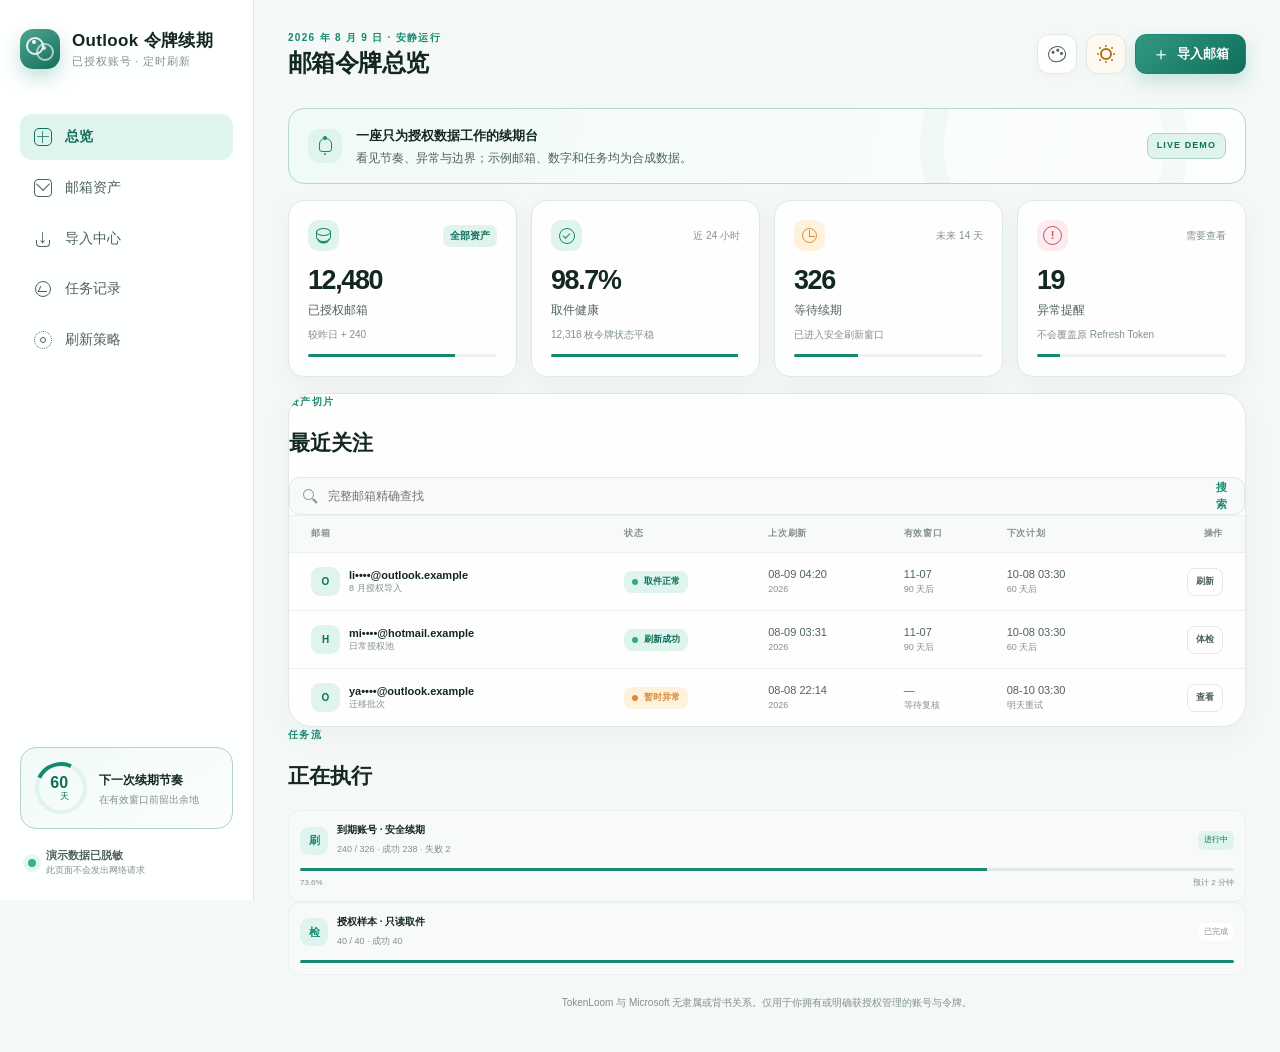
<file: demo/index.html>
<!doctype html>
<html lang="zh-CN" data-theme="jade">
<head>
  <meta charset="utf-8">
  <meta name="viewport" content="width=device-width,initial-scale=1">
  <meta name="color-scheme" content="light dark">
  <meta name="theme-color" content="#168a70">
  <meta http-equiv="Content-Security-Policy" content="default-src 'self'; script-src 'self'; style-src 'self'; img-src 'self' data:; connect-src 'none'; object-src 'none'; base-uri 'none'; frame-ancestors 'none'">
  <title>Outlook 令牌续期 · 演示</title>
  <link rel="icon" href="./assets/favicon.svg" type="image/svg+xml">
  <link rel="icon" href="./assets/favicon-32.png" sizes="32x32" type="image/png">
  <link rel="shortcut icon" href="./assets/favicon.ico">
  <link rel="stylesheet" href="./assets/app.css">
  <link rel="stylesheet" href="./assets/demo.css">
  <script src="./demo.js" defer></script>
</head>
<body>
  <div class="ambient ambient-one"></div><div class="ambient ambient-two"></div>
  <div class="app-shell">
    <aside class="sidebar" id="sidebar">
      <a class="brand" href="./" aria-label="TokenLoom 演示首页">
        <span class="brand-mark"><i></i><i></i><i></i></span>
        <span><strong>Outlook 令牌续期</strong><small>已授权账号 · 定时刷新</small></span>
      </a>
      <nav class="side-nav" aria-label="演示导航">
        <button class="nav-item active" data-demo-action="总览"><span class="nav-icon grid-icon"></span>总览</button>
        <button class="nav-item" data-demo-action="邮箱资产"><span class="nav-icon mail-icon"></span>邮箱资产</button>
        <button class="nav-item" data-demo-action="导入中心"><span class="nav-icon import-icon"></span>导入中心</button>
        <button class="nav-item" data-demo-action="任务记录"><span class="nav-icon pulse-icon"></span>任务记录</button>
        <button class="nav-item" data-demo-action="刷新策略"><span class="nav-icon gear-icon"></span>刷新策略</button>
      </nav>
      <div class="sidebar-spacer"></div>
      <div class="expiry-card"><div class="expiry-ring"><span>60</span><small>天</small></div><div><b>下一次续期节奏</b><p>在有效窗口前留出余地</p></div></div>
      <div class="secure-state"><span class="status-dot"></span><div><b>演示数据已脱敏</b><small>此页面不会发出网络请求</small></div></div>
    </aside>

    <main class="main-content">
      <header class="topbar">
        <button class="icon-button mobile-menu" id="mobile-menu" aria-label="打开导航"><span class="hamburger"></span></button>
        <div class="page-heading"><p>2026 年 8 月 9 日 · 安静运行</p><h1>邮箱令牌总览</h1></div>
        <div class="top-actions">
          <div class="theme-wrap">
            <button class="icon-button" id="palette-button" aria-label="选择配色"><span class="palette-icon"></span></button>
            <div class="theme-popover" id="theme-popover" hidden>
              <p>全局配色</p>
              <div class="theme-swatches">
                <button data-theme-choice="jade" class="active" aria-label="翡翠浅色"><i></i></button>
                <button data-theme-choice="sky" aria-label="天青浅色"><i></i></button>
                <button data-theme-choice="sunset" aria-label="晚霞浅色"><i></i></button>
              </div>
            </div>
          </div>
          <button class="icon-button mode-toggle" id="dark-toggle" aria-label="切换到深灰模式" title="切换到深灰模式"><span class="mode-icon sun-glyph"></span><span class="mode-icon moon-glyph"></span></button>
          <button class="button button-primary" data-demo-action="导入邮箱"><span class="plus">＋</span> 导入邮箱</button>
        </div>
      </header>

      <section class="notice-banner demo-banner">
        <span class="notice-icon"></span>
        <div><b>一座只为授权数据工作的续期台</b><p>看见节奏、异常与边界；示例邮箱、数字和任务均为合成数据。</p></div>
        <span class="demo-pill">LIVE DEMO</span>
      </section>

      <section class="metric-grid" aria-label="合成指标">
        <article class="metric-card primary-metric"><div class="metric-top"><span class="metric-icon database-icon"></span><span class="metric-trend">全部资产</span></div><strong>12,480</strong><p>已授权邮箱</p><small>较昨日 + 240</small><progress class="meter" max="100" value="78"></progress></article>
        <article class="metric-card"><div class="metric-top"><span class="metric-icon check-icon"></span><span class="metric-caption">近 24 小时</span></div><strong>98.7%</strong><p>取件健康</p><small>12,318 枚令牌状态平稳</small><progress class="meter" max="100" value="98.7"></progress></article>
        <article class="metric-card warning-metric"><div class="metric-top"><span class="metric-icon timer-icon"></span><span class="metric-caption">未来 14 天</span></div><strong>326</strong><p>等待续期</p><small>已进入安全刷新窗口</small><progress class="meter" max="100" value="34"></progress></article>
        <article class="metric-card danger-metric"><div class="metric-top"><span class="metric-icon alert-icon"></span><span class="metric-caption">需要查看</span></div><strong>19</strong><p>异常提醒</p><small>不会覆盖原 Refresh Token</small><progress class="meter" max="100" value="12"></progress></article>
      </section>

      <section class="dashboard-grid">
        <div class="content-column">
          <section class="panel account-panel" id="accounts">
            <div class="panel-head"><div><p class="kicker">资产切片</p><h2>最近关注</h2></div><div class="panel-tools"><span class="search-box"><span class="search-glyph"></span><input aria-label="搜索合成邮箱" placeholder="完整邮箱精确查找"><button data-demo-action="搜索">搜索</button></span></div></div>
            <div class="table-wrap">
              <table><thead><tr><th>邮箱</th><th>状态</th><th>上次刷新</th><th>有效窗口</th><th>下次计划</th><th class="right">操作</th></tr></thead>
              <tbody>
                <tr><td><div class="email-cell"><span class="email-avatar">O</span><div>li••••@outlook.example<small>8 月授权导入</small></div></div></td><td><span class="status-badge healthy">取件正常</span></td><td><span class="date-main">08-09 04:20</span><span class="date-sub">2026</span></td><td><span class="date-main">11-07</span><span class="date-sub">90 天后</span></td><td><span class="date-main">10-08 03:30</span><span class="date-sub">60 天后</span></td><td class="right"><button class="row-action" data-demo-action="刷新示例账号">刷新</button></td></tr>
                <tr><td><div class="email-cell"><span class="email-avatar">H</span><div>mi••••@hotmail.example<small>日常授权池</small></div></div></td><td><span class="status-badge refreshed">刷新成功</span></td><td><span class="date-main">08-09 03:31</span><span class="date-sub">2026</span></td><td><span class="date-main">11-07</span><span class="date-sub">90 天后</span></td><td><span class="date-main">10-08 03:30</span><span class="date-sub">60 天后</span></td><td class="right"><button class="row-action" data-demo-action="体检示例账号">体检</button></td></tr>
                <tr><td><div class="email-cell"><span class="email-avatar">O</span><div>ya••••@outlook.example<small>迁移批次</small></div></div></td><td><span class="status-badge transient_error">暂时异常</span></td><td><span class="date-main">08-08 22:14</span><span class="date-sub">2026</span></td><td><span class="date-main">—</span><span class="date-sub">等待复核</span></td><td><span class="date-main">08-10 03:30</span><span class="date-sub">明天重试</span></td><td class="right"><button class="row-action" data-demo-action="查看异常">查看</button></td></tr>
              </tbody></table>
            </div>
          </section>
        </div>
        <aside class="side-column">
          <section class="panel side-panel"><div class="panel-head"><div><p class="kicker">任务流</p><h2>正在执行</h2></div></div><article class="job-card"><div class="job-card-head"><span class="job-kind">刷</span><div><b>到期账号 · 安全续期</b><small>240 / 326 · 成功 238 · 失败 2</small></div><span class="job-state running">进行中</span></div><progress class="job-progress" max="100" value="73.6"></progress><div class="job-stats"><span>73.6%</span><span>预计 2 分钟</span></div></article><article class="job-card"><div class="job-card-head"><span class="job-kind">检</span><div><b>授权样本 · 只读取件</b><small>40 / 40 · 成功 40</small></div><span class="job-state completed">已完成</span></div><progress class="job-progress" max="100" value="100"></progress></article></section>
        </aside>
      </section>
      <p class="demo-footnote">TokenLoom 与 Microsoft 无隶属或背书关系。仅用于你拥有或明确获授权管理的账号与令牌。</p>
    </main>
  </div>
  <div id="toast-stack" class="toast-stack" aria-live="polite"></div>
</body>
</html>
</file>
<file: demo/assets/app.css>
:root {
  --font: Inter, "SF Pro Display", "Segoe UI Variable", "Microsoft YaHei UI", "PingFang SC", sans-serif;
  --bg: #f4f8f7;
  --bg-soft: #eef6f3;
  --surface: rgba(255, 255, 255, .92);
  --surface-solid: #ffffff;
  --surface-2: #f7faf9;
  --ink: #132723;
  --ink-2: #4e625e;
  --ink-3: #82928e;
  --line: #dfe9e6;
  --line-soft: #ebf1ef;
  --accent: #168a70;
  --accent-deep: #0e6f5b;
  --accent-soft: #e0f4ee;
  --accent-pale: #f0faf7;
  --accent-rgb: 22, 138, 112;
  --secondary: #6a9e8f;
  --warning: #d98b32;
  --warning-soft: #fff2dd;
  --danger: #c95159;
  --danger-soft: #fdecef;
  --info: #477fba;
  --shadow: 0 18px 50px rgba(33, 70, 62, .09), 0 2px 10px rgba(24, 52, 46, .04);
  --shadow-soft: 0 8px 24px rgba(33, 70, 62, .07);
  --radius-lg: 24px;
  --radius-md: 16px;
  --radius-sm: 11px;
}

html[data-theme="sky"] {
  --bg: #f3f7fb; --bg-soft: #edf4fb; --ink: #15283a; --ink-2: #526779; --ink-3: #8595a4;
  --line: #dce7f0; --line-soft: #eaf0f5; --accent: #2e7eb7; --accent-deep: #216794;
  --accent-soft: #e0eff9; --accent-pale: #f0f7fc; --accent-rgb: 46, 126, 183; --secondary: #6497bc;
}

html[data-theme="sunset"] {
  --bg: #fbf6f3; --bg-soft: #f8eee9; --ink: #37241f; --ink-2: #705c55; --ink-3: #a08e88;
  --line: #ecdfda; --line-soft: #f3eae6; --accent: #bf6857; --accent-deep: #9f4e40;
  --accent-soft: #f9e4de; --accent-pale: #fdf3f0; --accent-rgb: 191, 104, 87; --secondary: #c78979;
}

html[data-mode="dark"] {
  color-scheme: dark;
  --bg: #17191d; --bg-soft: #1d2025; --surface: rgba(30, 32, 37, .95); --surface-solid: #1e2025;
  --surface-2: #23262c; --ink: #f1f2f4; --ink-2: #b7bac1; --ink-3: #7f838d;
  --line: #34373e; --line-soft: #2a2d33; --accent-soft: rgba(var(--accent-rgb), .18);
  --accent-pale: rgba(var(--accent-rgb), .1); --warning-soft: rgba(217, 139, 50, .15);
  --danger-soft: rgba(201, 81, 89, .15); --shadow: 0 20px 55px rgba(0, 0, 0, .28);
  --shadow-soft: 0 8px 24px rgba(0, 0, 0, .2);
}

* { box-sizing: border-box; }
html { min-width: 320px; background: var(--bg); scroll-behavior: smooth; }
body { margin: 0; min-height: 100vh; color: var(--ink); background: var(--bg); font-family: var(--font); font-size: 14px; line-height: 1.55; transition: color .28s ease, background .28s ease; }
body.layer-open { overflow: hidden; }
button, input, textarea, select { color: inherit; font: inherit; }
button { cursor: pointer; }
[hidden] { display: none !important; }
::selection { color: white; background: var(--accent); }
::-webkit-scrollbar { width: 10px; height: 10px; }
::-webkit-scrollbar-thumb { border: 3px solid transparent; border-radius: 9px; background: color-mix(in srgb, var(--ink-3) 48%, transparent); background-clip: padding-box; }

.ambient { position: fixed; z-index: -1; width: 420px; height: 420px; border-radius: 50%; filter: blur(3px); opacity: .36; pointer-events: none; }
.ambient-one { top: -210px; right: 8%; background: radial-gradient(circle, rgba(var(--accent-rgb), .22), transparent 68%); }
.ambient-two { bottom: -270px; left: 20%; background: radial-gradient(circle, rgba(var(--accent-rgb), .12), transparent 70%); }

.app-shell { display: grid; grid-template-columns: 254px minmax(0, 1fr); min-height: 100vh; }
.sidebar { position: sticky; top: 0; height: 100vh; display: flex; flex-direction: column; padding: 28px 20px 22px; border-right: 1px solid var(--line); background: color-mix(in srgb, var(--surface-solid) 90%, transparent); backdrop-filter: blur(18px); z-index: 20; }
.brand { display: flex; align-items: center; gap: 12px; color: var(--ink); text-decoration: none; }
.brand strong { display: block; font-size: 17px; letter-spacing: .02em; }
.brand small { display: block; margin-top: -1px; color: var(--ink-3); font-size: 11px; letter-spacing: .08em; }
.brand-mark { position: relative; width: 40px; height: 40px; flex: 0 0 auto; overflow: hidden; border-radius: 13px; background: linear-gradient(145deg, color-mix(in srgb, var(--accent) 76%, white), var(--accent-deep)); box-shadow: 0 8px 18px rgba(var(--accent-rgb), .26); }
.brand-mark i { position: absolute; display: block; width: 18px; height: 18px; border: 2px solid rgba(255,255,255,.88); border-radius: 50%; }
.brand-mark i:nth-child(1) { top: 8px; left: 6px; }
.brand-mark i:nth-child(2) { top: 14px; left: 16px; opacity: .7; }
.brand-mark i:nth-child(3) { width: 4px; height: 4px; top: 11px; left: 12px; border: 0; background: #fff; box-shadow: 10px 6px 0 rgba(255,255,255,.8); }
.side-nav { display: grid; gap: 5px; margin-top: 44px; }
.nav-item { display: flex; align-items: center; gap: 13px; width: 100%; padding: 12px 14px; border: 0; border-radius: 12px; color: var(--ink-2); background: transparent; text-align: left; transition: .2s ease; }
.nav-item:hover { color: var(--ink); background: var(--surface-2); transform: translateX(2px); }
.nav-item.active { color: var(--accent-deep); background: var(--accent-soft); font-weight: 700; }
.nav-icon { position: relative; width: 18px; height: 18px; flex: 0 0 auto; color: currentColor; }
.grid-icon { border: 1.7px solid currentColor; border-radius: 5px; }
.grid-icon::before, .grid-icon::after { content: ""; position: absolute; background: currentColor; opacity: .75; }
.grid-icon::before { width: 1px; height: 12px; top: 2px; left: 7px; }
.grid-icon::after { width: 12px; height: 1px; top: 7px; left: 2px; }
.mail-icon { border: 1.7px solid currentColor; border-radius: 4px; }
.mail-icon::after { content: ""; position: absolute; width: 9px; height: 9px; left: 3px; top: -1px; border: solid currentColor; border-width: 0 1.5px 1.5px 0; transform: rotate(45deg); }
.import-icon::before { content: ""; position: absolute; width: 12px; height: 6px; left: 2px; bottom: 1px; border: 1.7px solid currentColor; border-top: 0; border-radius: 0 0 4px 4px; }
.import-icon::after { content: "↓"; position: absolute; left: 4px; top: -8px; font-size: 19px; font-weight: 600; }
.pulse-icon::before { content: ""; position: absolute; inset: 1px; border: 1.7px solid currentColor; border-radius: 50%; }
.pulse-icon::after { content: ""; position: absolute; width: 8px; height: 5px; left: 5px; top: 6px; border-left: 1.7px solid currentColor; border-bottom: 1.7px solid currentColor; transform: skew(-24deg); }
.gear-icon { border: 1.7px dotted currentColor; border-radius: 50%; }
.gear-icon::after { content: ""; position: absolute; inset: 5px; border: 1.7px solid currentColor; border-radius: 50%; }
.sidebar-spacer { flex: 1; }
.expiry-card { display: flex; align-items: center; gap: 12px; padding: 14px; border: 1px solid color-mix(in srgb, var(--accent) 22%, var(--line)); border-radius: 16px; background: linear-gradient(145deg, var(--accent-pale), color-mix(in srgb, var(--surface-solid) 90%, var(--accent-soft))); }
.expiry-ring { display: grid; place-content: center; width: 52px; height: 52px; flex: 0 0 auto; border: 4px solid var(--accent-soft); border-top-color: var(--accent); border-radius: 50%; color: var(--accent-deep); line-height: 1; transform: rotate(-20deg); }
.expiry-ring > * { transform: rotate(20deg); }
.expiry-ring span { font-weight: 800; font-size: 16px; }
.expiry-ring small { margin-top: 2px; text-align: center; font-size: 9px; }
.expiry-card b { font-size: 12px; }
.expiry-card p { margin: 3px 0 0; color: var(--ink-3); font-size: 10px; line-height: 1.4; }
.secure-state { display: flex; align-items: center; gap: 10px; margin: 18px 8px 0; }
.secure-state b { display: block; color: var(--ink-2); font-size: 11px; }
.secure-state small { display: block; color: var(--ink-3); font-size: 9px; }
.logout-button { display: flex; align-items: center; gap: 9px; margin: 13px 4px 0; padding: 9px 8px; border: 0; border-radius: 9px; color: var(--ink-3); background: transparent; font-size: 10px; text-align: left; }
.logout-button:hover { color: var(--danger); background: var(--danger-soft); }
.logout-button span { font-size: 14px; transform: rotate(180deg); }
.status-dot, .pulse-dot { display: inline-block; width: 8px; height: 8px; flex: 0 0 auto; border-radius: 50%; background: #34b387; box-shadow: 0 0 0 5px rgba(52,179,135,.12); }

.main-content { min-width: 0; padding: 25px 34px 42px; }
.topbar { display: flex; align-items: center; min-height: 58px; margin-bottom: 25px; }
.page-heading { margin-right: auto; }
.page-heading p, .kicker { margin: 0 0 3px; color: var(--accent); font-size: 10px; font-weight: 800; letter-spacing: .13em; text-transform: uppercase; }
.page-heading h1 { margin: 0; font-size: 24px; line-height: 1.2; letter-spacing: -.025em; }
.top-actions { display: flex; align-items: center; gap: 9px; }
.icon-button { display: grid; place-items: center; width: 40px; height: 40px; padding: 0; border: 1px solid var(--line); border-radius: 12px; color: var(--ink-2); background: var(--surface); box-shadow: 0 2px 8px rgba(30,55,49,.03); transition: .2s ease; }
.icon-button:hover { color: var(--accent); border-color: color-mix(in srgb, var(--accent) 30%, var(--line)); transform: translateY(-1px); box-shadow: var(--shadow-soft); }
.button { display: inline-flex; align-items: center; justify-content: center; gap: 7px; min-height: 40px; padding: 0 16px; border: 1px solid transparent; border-radius: 11px; font-weight: 700; font-size: 13px; white-space: nowrap; transition: .2s ease; }
.button:disabled { cursor: not-allowed; opacity: .45; transform: none !important; }
.button-primary { color: #fff; border-color: var(--accent); background: linear-gradient(135deg, color-mix(in srgb, var(--accent) 88%, white), var(--accent-deep)); box-shadow: 0 8px 18px rgba(var(--accent-rgb), .2); }
.button-primary:hover { transform: translateY(-1px); box-shadow: 0 10px 22px rgba(var(--accent-rgb), .3); }
.button-soft { color: var(--accent-deep); border-color: color-mix(in srgb, var(--accent) 20%, var(--line)); background: var(--accent-pale); }
.button-soft:hover { border-color: var(--accent); background: var(--accent-soft); }
.button-quiet { color: var(--ink-2); border-color: var(--line); background: var(--surface-solid); }
.button-quiet:hover { color: var(--ink); background: var(--surface-2); }
.button-wide { width: 100%; }
.danger-text { color: var(--danger); }
.text-button { padding: 5px 0; border: 0; color: var(--accent); background: transparent; font-weight: 700; font-size: 12px; }
.plus { font-size: 18px; font-weight: 400; line-height: 1; }
.theme-wrap { position: relative; }
.theme-popover { position: absolute; top: 48px; right: 0; z-index: 40; width: 178px; padding: 14px; border: 1px solid var(--line); border-radius: 15px; background: var(--surface-solid); box-shadow: var(--shadow); animation: pop .18s ease-out; }
.theme-popover p { margin: 0 0 10px; color: var(--ink-2); font-size: 11px; font-weight: 700; }
.theme-swatches { display: flex; gap: 8px; }
.theme-swatches button { display: grid; place-items: center; width: 30px; height: 30px; padding: 0; border: 1px solid var(--line); border-radius: 9px; background: transparent; }
.theme-swatches button.active { border-color: var(--ink); box-shadow: inset 0 0 0 2px var(--surface-solid); }
.theme-swatches i { width: 18px; height: 18px; border-radius: 6px; background: #168a70; }
.theme-swatches button:nth-child(2) i { background: #2e7eb7; }
.theme-swatches button:nth-child(3) i { background: #bf6857; }
.palette-icon { position: relative; width: 18px; height: 16px; border: 1.7px solid currentColor; border-radius: 50% 50% 45% 45%; transform: rotate(-12deg); }
.palette-icon::before { content: ""; position: absolute; width: 3px; height: 3px; top: 3px; left: 3px; border-radius: 50%; background: currentColor; box-shadow: 5px -1px 0 currentColor, 8px 3px 0 currentColor; }
.mode-toggle { color: #b36d19; background: color-mix(in srgb, #fff8e8 68%, var(--surface)); }
.mode-icon { position: relative; display: block; width: 18px; height: 18px; transition: transform .25s ease, opacity .2s ease; }
.sun-glyph { width: 12px; height: 12px; border: 2px solid currentColor; border-radius: 50%; box-shadow: 0 -8px 0 -5px currentColor, 0 8px 0 -5px currentColor, 8px 0 0 -5px currentColor, -8px 0 0 -5px currentColor, 6px 6px 0 -5px currentColor, -6px -6px 0 -5px currentColor, 6px -6px 0 -5px currentColor, -6px 6px 0 -5px currentColor; }
.moon-glyph { display: none; border: 2px solid #c9d1e5; border-top-color: transparent; border-radius: 50%; transform: rotate(22deg); }
.moon-glyph::after { content: ""; position: absolute; width: 3px; height: 3px; right: -3px; top: 1px; border-radius: 50%; background: #c9d1e5; box-shadow: -2px 13px 0 -1px #c9d1e5; }
html[data-mode="dark"] .mode-toggle { color: #c9d1e5; border-color: #3c4049; background: #24272d; }
html[data-mode="dark"] .sun-glyph { display: none; }
html[data-mode="dark"] .moon-glyph { display: block; }
.mobile-menu { display: none; margin-right: 10px; }

.notice-banner { position: relative; display: flex; align-items: center; gap: 14px; overflow: hidden; padding: 16px 19px; border: 1px solid color-mix(in srgb, var(--accent) 20%, var(--line)); border-radius: 16px; background: linear-gradient(100deg, var(--accent-pale), color-mix(in srgb, var(--surface-solid) 94%, var(--accent-soft))); }
.notice-banner::after { content: ""; position: absolute; width: 220px; height: 220px; right: 6%; border: 24px solid rgba(var(--accent-rgb), .035); border-radius: 50%; pointer-events: none; }
.notice-banner > * { position: relative; z-index: 1; }
.notice-banner > div { margin-right: auto; }
.notice-banner b { font-size: 13px; }
.notice-banner p { margin: 2px 0 0; color: var(--ink-2); font-size: 12px; }
.notice-icon { position: relative; width: 34px; height: 34px; flex: 0 0 auto; border-radius: 11px; background: var(--accent-soft); }
.notice-icon::before { content: ""; position: absolute; width: 11px; height: 12px; top: 9px; left: 11px; border: 1.7px solid var(--accent); border-radius: 6px 6px 3px 3px; }
.notice-icon::after { content: ""; position: absolute; width: 4px; height: 4px; top: 7px; left: 15px; border-radius: 50%; background: var(--accent); box-shadow: 0 16px 0 -1px var(--accent); }

.metric-grid { display: grid; grid-template-columns: repeat(4, minmax(0, 1fr)); gap: 14px; margin-top: 16px; }
.metric-card { position: relative; min-height: 164px; overflow: hidden; padding: 19px; border: 1px solid var(--line); border-radius: var(--radius-md); background: var(--surface); box-shadow: 0 6px 24px rgba(37,74,65,.045); transition: transform .22s ease, box-shadow .22s ease, border-color .22s ease; }
.metric-card:hover { z-index: 2; border-color: color-mix(in srgb, var(--accent) 24%, var(--line)); transform: translateY(-3px); box-shadow: var(--shadow-soft); }
.metric-top { display: flex; align-items: center; justify-content: space-between; min-height: 31px; }
.metric-icon { position: relative; display: inline-block; width: 31px; height: 31px; border-radius: 10px; color: var(--accent); background: var(--accent-soft); }
.metric-caption, .metric-trend { color: var(--ink-3); font-size: 10px; }
.metric-trend { padding: 3px 7px; border-radius: 7px; color: var(--accent-deep); background: var(--accent-soft); font-weight: 700; }
.metric-card > strong { display: block; margin-top: 16px; font-size: clamp(25px, 2.1vw, 34px); line-height: 1; letter-spacing: -.05em; }
.metric-card > p { margin: 7px 0 0; color: var(--ink-2); font-size: 12px; }
.metric-card > small { display: block; margin-top: 7px; color: var(--ink-3); font-size: 10px; }
.warning-metric .metric-icon { color: var(--warning); background: var(--warning-soft); }
.danger-metric .metric-icon { color: var(--danger); background: var(--danger-soft); }
.database-icon::before { content: ""; position: absolute; width: 13px; height: 6px; top: 8px; left: 8px; border: 1.5px solid currentColor; border-radius: 50%; }
.database-icon::after { content: ""; position: absolute; width: 13px; height: 10px; top: 11px; left: 8px; border: solid currentColor; border-width: 0 1.5px 1.5px; border-radius: 0 0 50% 50%; box-shadow: 0 3px 0 -1.5px currentColor; }
.check-icon::before { content: ""; position: absolute; width: 14px; height: 14px; top: 8px; left: 8px; border: 1.5px solid currentColor; border-radius: 50%; }
.check-icon::after { content: ""; position: absolute; width: 6px; height: 3px; top: 13px; left: 12px; border: solid currentColor; border-width: 0 0 1.7px 1.7px; transform: rotate(-45deg); }
.timer-icon::before { content: ""; position: absolute; inset: 8px; border: 1.5px solid currentColor; border-radius: 50%; }
.timer-icon::after { content: ""; position: absolute; width: 5px; height: 6px; left: 15px; top: 10px; border-left: 1.5px solid currentColor; border-bottom: 1.5px solid currentColor; }
.alert-icon::before { content: "!"; position: absolute; inset: 6px; display: grid; place-items: center; border: 1.5px solid currentColor; border-radius: 50%; font-weight: 800; font-size: 11px; }
.meter { display: block; width: 100%; height: 3px; margin-top: 12px; overflow: hidden; border: 0; border-radius: 4px; background: var(--line-soft); appearance: none; }
.meter::-webkit-progress-bar { border-radius: inherit; background: var(--line-soft); }
.meter::-webkit-progress-value { border-radius: inherit; background: var(--accent); transition: width .8s ease; }
.meter::-moz-progress-bar { border-radius: inherit; background: var(--accent); }
.bars { position: absolute; right: 13px; bottom: 14px; display: flex; align-items: flex-end; gap: 3px; height: 34px; opacity: .35; }
.bars i { display: block; width: 4px; border-radius: 3px; background: var(--accent); animation: rise .65s ease-out both; }
.bars i:nth-child(1) { height: 20%; }.bars i:nth-child(2) { height: 42%; }.bars i:nth-child(3) { height: 32%; }.bars i:nth-child(4) { height: 65%; }.bars i:nth-child(5) { height: 48%; }.bars i:nth-child(6) { height: 78%; }.bars i:nth-child(7) { height: 90%; }

.workspace-grid { display: grid; grid-template-columns: minmax(650px, 1fr) 310px; gap: 16px; margin-top: 16px; align-items: start; }
.account-panel, .activity-panel { border: 1px solid var(--line); border-radius: var(--radius-lg); background: var(--surface); box-shadow: 0 8px 30px rgba(33,70,62,.045); }
.account-panel { min-width: 0; overflow: hidden; }
.activity-panel { position: sticky; top: 18px; padding: 20px; }
.panel-heading { display: flex; align-items: center; gap: 16px; padding: 21px 22px 16px; }
.panel-heading > div:first-child { margin-right: auto; }
.panel-heading h2 { margin: 0; font-size: 17px; letter-spacing: -.015em; }
.panel-actions { display: flex; gap: 7px; }
.panel-actions .button { min-height: 34px; padding: 0 11px; font-size: 11px; }
.compact-heading { padding: 0 0 16px; }
.filter-bar { display: flex; align-items: center; gap: 9px; padding: 0 22px 16px; }
.search-box { position: relative; display: flex; flex: 1; min-width: 180px; height: 38px; border: 1px solid var(--line); border-radius: 11px; background: var(--surface-2); transition: .2s; }
.search-box:focus-within { border-color: var(--accent); box-shadow: 0 0 0 3px rgba(var(--accent-rgb), .09); }
.search-box span { position: relative; width: 36px; flex: 0 0 auto; }
.search-box span::before { content: ""; position: absolute; width: 9px; height: 9px; top: 11px; left: 13px; border: 1.5px solid var(--ink-3); border-radius: 50%; }
.search-box span::after { content: ""; position: absolute; width: 6px; height: 1.5px; top: 22px; left: 22px; background: var(--ink-3); transform: rotate(45deg); }
.search-box input { width: 100%; min-width: 0; border: 0; outline: 0; background: transparent; font-size: 12px; }
.search-box button { padding: 0 12px; border: 0; color: var(--accent); background: transparent; font-size: 11px; font-weight: 700; }
.select-wrap { position: relative; }
.select-wrap::after { content: "⌄"; position: absolute; right: 10px; top: 7px; color: var(--ink-3); pointer-events: none; }
.select-wrap select, .form-grid select { height: 38px; min-width: 116px; padding: 0 30px 0 12px; appearance: none; border: 1px solid var(--line); border-radius: 11px; outline: 0; background: var(--surface-2); font-size: 11px; }
.select-wrap.compact select { min-width: 67px; }
.bulk-line { display: flex; align-items: center; justify-content: space-between; padding: 8px 22px; color: var(--accent-deep); background: var(--accent-pale); font-size: 11px; }
.bulk-line button { border: 0; color: var(--accent); background: transparent; font-size: 10px; }
.table-wrap { width: 100%; overflow-x: auto; border-top: 1px solid var(--line-soft); }
table { width: 100%; border-collapse: collapse; white-space: nowrap; }
th { padding: 11px 12px; color: var(--ink-3); background: color-mix(in srgb, var(--surface-2) 74%, transparent); text-align: left; font-size: 9px; font-weight: 800; letter-spacing: .08em; }
td { padding: 13px 12px; border-top: 1px solid var(--line-soft); color: var(--ink-2); font-size: 11px; }
tbody tr { transition: background .18s; }
tbody tr:hover { background: var(--accent-pale); }
th:first-child, td:first-child { padding-left: 22px; }
th:last-child, td:last-child { padding-right: 22px; }
.check-cell { width: 42px; }
input[type="checkbox"] { width: 15px; height: 15px; accent-color: var(--accent); }
.email-cell { display: flex; align-items: center; gap: 9px; color: var(--ink); font-weight: 650; }
.email-avatar { display: grid; place-items: center; width: 29px; height: 29px; border-radius: 9px; color: var(--accent-deep); background: var(--accent-soft); font-size: 10px; font-weight: 800; text-transform: uppercase; }
.email-cell small { display: block; margin-top: -2px; color: var(--ink-3); font-size: 9px; font-weight: 400; }
.status-badge { display: inline-flex; align-items: center; gap: 6px; padding: 4px 8px; border-radius: 8px; color: var(--ink-2); background: var(--surface-2); font-size: 9px; font-weight: 750; }
.status-badge::before { content: ""; width: 6px; height: 6px; border-radius: 50%; background: var(--ink-3); }
.status-badge.healthy, .status-badge.refreshed { color: var(--accent-deep); background: var(--accent-soft); }
.status-badge.healthy::before, .status-badge.refreshed::before { background: #2fab82; }
.status-badge.token_invalid { color: var(--danger); background: var(--danger-soft); }
.status-badge.token_invalid::before { background: var(--danger); }
.status-badge.fetch_failed, .status-badge.transient_error { color: var(--warning); background: var(--warning-soft); }
.status-badge.fetch_failed::before, .status-badge.transient_error::before { background: var(--warning); }
.date-main { color: var(--ink-2); }
.date-sub { display: block; color: var(--ink-3); font-size: 9px; }
.row-actions { display: flex; justify-content: flex-end; gap: 5px; }
.row-action { height: 28px; padding: 0 8px; border: 1px solid var(--line); border-radius: 8px; color: var(--ink-2); background: var(--surface-solid); font-size: 9px; font-weight: 700; }
.row-action:hover { color: var(--accent); border-color: color-mix(in srgb, var(--accent) 35%, var(--line)); }
.right { text-align: right; }
.loading-state, .empty-state { display: flex; align-items: center; justify-content: center; gap: 10px; min-height: 105px; color: var(--ink-3); font-size: 11px; }
.loading-state span { width: 15px; height: 15px; border: 2px solid var(--line); border-top-color: var(--accent); border-radius: 50%; animation: spin .8s linear infinite; }
.empty-state { flex-direction: column; padding: 28px; text-align: center; }
.empty-state b { color: var(--ink-2); font-size: 13px; }
.empty-state p { margin: -5px 0 0; }
.pagination { display: flex; align-items: center; justify-content: space-between; padding: 14px 22px; border-top: 1px solid var(--line-soft); }
.pagination p { margin: 0; color: var(--ink-3); font-size: 10px; }
.pagination > div { display: flex; gap: 6px; }
.page-button { height: 30px; padding: 0 10px; border: 1px solid var(--line); border-radius: 8px; color: var(--ink-2); background: var(--surface-solid); font-size: 9px; }
.page-button:hover:not(:disabled) { color: var(--accent); border-color: var(--accent); }
.page-button:disabled { cursor: not-allowed; opacity: .4; }

.job-list { display: grid; gap: 9px; }
.job-card { padding: 11px; border: 1px solid var(--line-soft); border-radius: 12px; background: var(--surface-2); }
.job-card-head { display: flex; align-items: center; gap: 9px; }
.job-kind { display: grid; place-items: center; width: 28px; height: 28px; flex: 0 0 auto; border-radius: 9px; color: var(--accent); background: var(--accent-soft); font-size: 11px; font-weight: 800; }
.job-card-head > div { min-width: 0; margin-right: auto; }
.job-card b { display: block; overflow: hidden; color: var(--ink); font-size: 10px; text-overflow: ellipsis; white-space: nowrap; }
.job-card small { color: var(--ink-3); font-size: 9px; }
.job-state { padding: 3px 6px; border-radius: 6px; color: var(--ink-3); background: var(--surface-solid); font-size: 8px; }
.job-state.running, .job-state.queued { color: var(--accent-deep); background: var(--accent-soft); }
.job-state.failed { color: var(--danger); background: var(--danger-soft); }
.job-progress { display: block; width: 100%; height: 3px; margin-top: 9px; overflow: hidden; border: 0; border-radius: 3px; background: var(--line); appearance: none; }
.job-progress::-webkit-progress-bar { border-radius: inherit; background: var(--line); }
.job-progress::-webkit-progress-value { border-radius: inherit; background: var(--accent); transition: width .5s ease; }
.job-progress::-moz-progress-bar { border-radius: inherit; background: var(--accent); }
.job-stats { display: flex; justify-content: space-between; margin-top: 6px; color: var(--ink-3); font-size: 8px; }
.quick-actions { display: grid; gap: 7px; margin-top: 14px; padding-top: 14px; border-top: 1px solid var(--line-soft); }
.quick-actions button { display: flex; align-items: center; gap: 10px; width: 100%; padding: 9px; border: 0; border-radius: 11px; color: var(--ink); background: transparent; text-align: left; transition: .2s; }
.quick-actions button:hover { background: var(--accent-pale); transform: translateX(2px); }
.quick-actions button > div { flex: 1; }
.quick-actions b, .quick-actions small { display: block; }
.quick-actions b { font-size: 10px; }
.quick-actions small { color: var(--ink-3); font-size: 8px; }
.quick-actions i { color: var(--ink-3); font-style: normal; }
.action-orb { position: relative; width: 29px; height: 29px; flex: 0 0 auto; border-radius: 9px; background: var(--accent-soft); }
.action-orb::before { content: "↻"; position: absolute; inset: 0; display: grid; place-items: center; color: var(--accent); font-size: 17px; }
.health-orb { background: var(--warning-soft); }
.health-orb::before { content: "✓"; color: var(--warning); font-size: 13px; font-weight: 800; }

.modal-backdrop { position: fixed; inset: 0; z-index: 80; background: rgba(11, 23, 20, .42); backdrop-filter: blur(5px); animation: fade .18s ease-out; }
.modal { position: fixed; top: 50%; left: 50%; z-index: 90; width: min(680px, calc(100vw - 28px)); max-height: calc(100vh - 32px); overflow-y: auto; padding: 26px; border: 1px solid var(--line); border-radius: 24px; background: var(--surface-solid); box-shadow: 0 30px 90px rgba(10, 27, 23, .24); transform: translate(-50%, -50%); animation: modal-in .22s ease-out; }
.modal-small { width: min(570px, calc(100vw - 28px)); }
.modal-close { display: grid; place-items: center; width: 33px; height: 33px; padding: 0; border: 1px solid var(--line); border-radius: 10px; color: var(--ink-3); background: var(--surface-2); font-size: 20px; line-height: 1; }
.modal > .modal-close { position: absolute; top: 20px; right: 20px; }
.modal-head { display: flex; align-items: flex-start; gap: 14px; padding-right: 42px; }
.modal-head h2 { margin: 0; font-size: 21px; }
.modal-head p:last-child { max-width: 500px; margin: 4px 0 0; color: var(--ink-2); font-size: 11px; }
.modal-symbol { position: relative; width: 42px; height: 42px; flex: 0 0 auto; border-radius: 13px; background: var(--accent-soft); }
.import-symbol::before { content: "↓"; position: absolute; inset: -3px 0 0; display: grid; place-items: center; color: var(--accent); font-size: 22px; }
.import-symbol::after { content: ""; position: absolute; width: 20px; height: 7px; left: 10px; bottom: 8px; border: solid var(--accent); border-width: 0 2px 2px; border-radius: 0 0 4px 4px; }
.settings-symbol::before { content: ""; position: absolute; inset: 10px; border: 2px dotted var(--accent); border-radius: 50%; }
.settings-symbol::after { content: ""; position: absolute; inset: 16px; border: 2px solid var(--accent); border-radius: 50%; }
.import-tabs { display: flex; gap: 4px; margin: 23px 0 17px; padding: 4px; border-radius: 12px; background: var(--surface-2); }
.import-tabs button { flex: 1; height: 34px; border: 0; border-radius: 9px; color: var(--ink-3); background: transparent; font-size: 11px; font-weight: 700; }
.import-tabs button.active { color: var(--accent-deep); background: var(--surface-solid); box-shadow: 0 3px 10px rgba(30,55,49,.06); }
.tab-pane { display: none; }
.tab-pane.active { display: block; animation: fade .2s; }
form label { display: block; color: var(--ink-2); font-size: 10px; font-weight: 700; }
form input:not([type="checkbox"]):not([type="file"]), form textarea, form select { width: 100%; margin-top: 6px; border: 1px solid var(--line); border-radius: 11px; outline: 0; color: var(--ink); background: var(--surface-2); font-size: 12px; transition: .2s; }
form input:not([type="checkbox"]):not([type="file"]), form select { height: 40px; padding: 0 11px; }
form textarea { padding: 12px; resize: vertical; line-height: 1.7; }
form input:focus, form textarea:focus, form select:focus { border-color: var(--accent) !important; box-shadow: 0 0 0 3px rgba(var(--accent-rgb), .08); }
.field-help { margin: 5px 0 0; color: var(--ink-3); font-size: 9px; }
.drop-zone { display: grid; place-items: center; min-height: 190px; padding: 22px; border: 1.5px dashed color-mix(in srgb, var(--accent) 35%, var(--line)); border-radius: 15px; background: var(--accent-pale); text-align: center; transition: .2s; }
.drop-zone:hover, .drop-zone.dragging { border-color: var(--accent); background: var(--accent-soft); }
.drop-zone input { display: none; }
.drop-zone b { margin-top: 10px; color: var(--ink); font-size: 12px; }
.drop-zone small { color: var(--ink-3); font-size: 9px; }
.upload-art { position: relative; width: 44px; height: 35px; border: 2px solid var(--accent); border-radius: 10px; }
.upload-art::before { content: "↑"; position: absolute; left: 14px; top: -13px; color: var(--accent); font-size: 25px; font-weight: 600; }
.form-grid { display: grid; grid-template-columns: repeat(2, 1fr); gap: 12px; margin-top: 14px; }
.form-grid.three { grid-template-columns: repeat(3, 1fr); }
#settings-form > label { margin-top: 13px; }
.policy-warning { display: flex; align-items: center; gap: 10px; margin-top: 15px; padding: 10px 12px; border-radius: 11px; color: var(--warning); background: var(--warning-soft); }
.policy-warning span { display: grid; place-items: center; width: 20px; height: 20px; border: 1px solid currentColor; border-radius: 50%; font-weight: 800; }
.policy-warning p { margin: 0; font-size: 9px; }
.modal-actions { display: flex; justify-content: flex-end; gap: 8px; margin-top: 21px; padding-top: 17px; border-top: 1px solid var(--line-soft); }

.drawer { position: fixed; top: 0; right: 0; bottom: 0; z-index: 90; width: min(430px, 94vw); padding: 25px; overflow-y: auto; border-left: 1px solid var(--line); background: var(--surface-solid); box-shadow: -24px 0 70px rgba(10,27,23,.17); animation: drawer-in .25s ease-out; }
.drawer-head { display: flex; align-items: center; margin-bottom: 22px; }
.drawer-head > div { margin-right: auto; }
.drawer-head h2 { margin: 0; font-size: 21px; }
.job-list.detailed .job-card { padding: 14px; }
.job-list.detailed .job-card b { font-size: 12px; }
.job-list.detailed .job-card small { font-size: 10px; }
.job-error { margin: 8px 0 0; color: var(--danger); font-size: 9px; white-space: normal; }
.cancel-job { margin-top: 8px; padding: 0; border: 0; color: var(--danger); background: transparent; font-size: 9px; }

.confirm { position: fixed; top: 50%; left: 50%; z-index: 110; width: min(390px, calc(100vw - 28px)); padding: 25px; border: 1px solid var(--line); border-radius: 21px; background: var(--surface-solid); box-shadow: 0 30px 90px rgba(10,27,23,.28); text-align: center; transform: translate(-50%, -50%); animation: modal-in .2s ease-out; }
.confirm-icon { display: grid; place-items: center; width: 43px; height: 43px; margin: 0 auto 13px; border-radius: 50%; color: var(--warning); background: var(--warning-soft); font-size: 18px; font-weight: 800; }
.confirm h3 { margin: 0; font-size: 18px; }
.confirm p { margin: 7px 0 20px; color: var(--ink-2); font-size: 11px; }
.confirm > div:last-child { display: flex; justify-content: center; gap: 8px; }
.toast-stack { position: fixed; right: 24px; bottom: 24px; z-index: 140; display: grid; gap: 8px; width: min(350px, calc(100vw - 32px)); }
.toast { display: flex; align-items: flex-start; gap: 10px; padding: 13px 14px; border: 1px solid var(--line); border-left: 3px solid var(--accent); border-radius: 12px; background: var(--surface-solid); box-shadow: var(--shadow); animation: toast-in .26s ease-out; }
.toast.error { border-left-color: var(--danger); }
.toast b { display: block; font-size: 11px; }
.toast p { margin: 2px 0 0; color: var(--ink-2); font-size: 9px; }

.login-page { overflow: hidden; background: var(--bg); }
html[data-mode="dark"] .login-page { background: var(--bg); }
.login-theme-dock { position: fixed; top: 22px; right: 24px; z-index: 20; display: flex; align-items: center; gap: 7px; padding: 7px; border: 1px solid var(--line); border-radius: 14px; background: color-mix(in srgb, var(--surface-solid) 88%, transparent); box-shadow: var(--shadow-soft); backdrop-filter: blur(18px); }
.login-theme-dock button { display: grid; place-items: center; width: 31px; height: 31px; padding: 0; border: 1px solid transparent; border-radius: 9px; background: transparent; }
.login-theme-dock button:hover, .login-theme-dock button.active { border-color: var(--line); background: var(--surface-2); }
.login-theme-dock button > i { width: 17px; height: 17px; border-radius: 6px; background: #168a70; }
.login-theme-dock button:nth-child(2) > i { background: #2e7eb7; }
.login-theme-dock button:nth-child(3) > i { background: #bf6857; }
.login-aurora { position: fixed; border-radius: 50%; filter: blur(2px); pointer-events: none; }
.login-aurora-a { width: 700px; height: 700px; left: -220px; bottom: -320px; background: radial-gradient(circle, rgba(var(--accent-rgb), .18), transparent 67%); }
.login-aurora-b { width: 550px; height: 550px; top: -280px; right: -120px; background: radial-gradient(circle, rgba(112,175,155,.14), transparent 68%); }
.login-shell { display: grid; grid-template-columns: 1.05fr .95fr; min-height: 100vh; }
.login-story { position: relative; display: flex; flex-direction: column; overflow: hidden; padding: clamp(32px, 5vw, 72px); background: linear-gradient(145deg, color-mix(in srgb, var(--surface-solid) 64%, transparent), color-mix(in srgb, var(--accent-soft) 58%, transparent)); }
.login-story::before { content: ""; position: absolute; width: 420px; height: 420px; left: 50%; top: 52%; border: 1px solid rgba(var(--accent-rgb), .09); border-radius: 50%; transform: translate(-50%, -50%); box-shadow: 0 0 0 70px rgba(var(--accent-rgb),.025), 0 0 0 140px rgba(var(--accent-rgb),.018); }
.brand-large .brand-mark { width: 46px; height: 46px; border-radius: 15px; }
.brand-large strong { font-size: 20px; }
.story-copy { position: relative; z-index: 1; margin: auto 0; }
.eyebrow { display: flex; align-items: center; gap: 9px; color: var(--accent-deep); font-size: 11px; font-weight: 800; letter-spacing: .12em; }
.story-copy h1 { margin: 22px 0 19px; color: var(--ink); font-size: clamp(44px, 5.2vw, 78px); font-weight: 760; line-height: 1.08; letter-spacing: -.055em; }
.story-copy h1 em { color: var(--accent); font-style: normal; }
.story-copy > p { max-width: 530px; margin: 0; color: var(--ink-2); font-size: 15px; line-height: 1.9; }
.security-notes { position: relative; z-index: 1; display: flex; gap: clamp(20px, 4vw, 55px); }
.security-notes > div { display: flex; align-items: center; gap: 10px; }
.security-notes p { margin: 0; }
.security-notes b, .security-notes small { display: block; }
.security-notes b { color: var(--ink-2); font-size: 10px; }
.security-notes small { color: var(--ink-3); font-size: 8px; }
.mini-icon { position: relative; width: 31px; height: 31px; border: 1px solid rgba(var(--accent-rgb), .18); border-radius: 10px; }
.shield-icon::before { content: ""; position: absolute; width: 10px; height: 13px; top: 7px; left: 9px; border: 1.5px solid var(--accent); border-radius: 6px 6px 8px 8px; }
.clock-icon::before { content: ""; position: absolute; inset: 8px; border: 1.5px solid var(--accent); border-radius: 50%; }
.clock-icon::after { content: ""; position: absolute; width: 4px; height: 5px; top: 10px; left: 15px; border-left: 1.5px solid var(--accent); border-bottom: 1.5px solid var(--accent); }
.login-panel { display: grid; place-items: center; padding: 35px; background: color-mix(in srgb, var(--surface-solid) 82%, transparent); backdrop-filter: blur(24px); }
.login-card { width: min(390px, 100%); }
.mobile-brand { display: none; }
.lock-orbit { position: relative; width: 62px; height: 62px; margin-bottom: 28px; border: 1px solid rgba(var(--accent-rgb), .24); border-radius: 50%; background: var(--accent-pale); }
.lock-orbit::after { content: ""; position: absolute; width: 7px; height: 7px; top: 2px; right: 8px; border-radius: 50%; background: var(--accent); box-shadow: 0 0 0 5px rgba(var(--accent-rgb),.09); animation: breathe 2s ease-in-out infinite; }
.lock-core { position: absolute; width: 21px; height: 18px; left: 19px; top: 25px; border-radius: 5px; background: var(--accent); box-shadow: 0 5px 12px rgba(var(--accent-rgb), .2); }
.lock-core::before { content: ""; position: absolute; width: 11px; height: 12px; left: 3px; top: -10px; border: 2px solid var(--accent); border-bottom: 0; border-radius: 8px 8px 0 0; }
.login-card h2 { margin: 0; font-size: 30px; line-height: 1.2; letter-spacing: -.04em; }
.login-card > .muted { margin: 9px 0 26px; color: var(--ink-3); font-size: 12px; }
.login-form label { color: var(--ink-2); font-size: 11px; }
.secret-field { position: relative; margin: 7px 0 12px; }
.secret-field input { height: 48px !important; margin: 0 !important; padding-left: 43px !important; background: #f7faf9 !important; }
.key-glyph { position: absolute; z-index: 2; width: 11px; height: 11px; top: 18px; left: 16px; border: 1.5px solid var(--ink-3); border-radius: 50%; }
.key-glyph::after { content: ""; position: absolute; width: 8px; height: 1.5px; left: 8px; top: 7px; background: var(--ink-3); transform: rotate(45deg); box-shadow: 3px -2px 0 var(--ink-3); }
.login-form .button { height: 48px; margin-top: 8px; }
.field-hint { margin: 0 0 9px; color: var(--ink-3); font-size: 10px; line-height: 1.5; }
.form-error { margin: 9px 0; padding: 10px 12px; border: 1px solid color-mix(in srgb, var(--danger) 22%, transparent); border-radius: 10px; color: var(--danger); background: var(--danger-soft); font-size: 11px; font-weight: 700; line-height: 1.45; }
.form-status { margin: 10px 0 0; color: var(--accent-deep); font-size: 10px; text-align: center; }
.login-spinner { display: inline-block; width: 14px; height: 14px; border: 2px solid rgba(255,255,255,.45); border-top-color: #fff; border-radius: 50%; animation: spin .7s linear infinite; }
.login-form.is-submitting .login-arrow { display: none; }
.login-foot { display: flex; align-items: center; justify-content: center; gap: 8px; margin-top: 22px; color: var(--ink-3); font-size: 9px; }
.login-foot .status-dot { width: 6px; height: 6px; box-shadow: none; }

@keyframes spin { to { transform: rotate(360deg); } }
@keyframes pop { from { opacity: 0; transform: translateY(-5px) scale(.98); } }
@keyframes fade { from { opacity: 0; } }
@keyframes modal-in { from { opacity: 0; transform: translate(-50%, -47%) scale(.98); } }
@keyframes drawer-in { from { transform: translateX(100%); } }
@keyframes toast-in { from { opacity: 0; transform: translateX(15px); } }
@keyframes rise { from { height: 0; } }
@keyframes breathe { 50% { transform: scale(.7); opacity: .55; } }

@media (max-width: 1180px) {
  .app-shell { grid-template-columns: 218px minmax(0, 1fr); }
  .sidebar { padding-left: 15px; padding-right: 15px; }
  .main-content { padding-left: 24px; padding-right: 24px; }
  .workspace-grid { grid-template-columns: 1fr; }
  .activity-panel { position: static; }
  .activity-panel .job-list { grid-template-columns: repeat(3, 1fr); }
  .quick-actions { grid-template-columns: repeat(2, 1fr); }
}

@media (max-width: 900px) {
  .app-shell { display: block; }
  .sidebar { position: fixed; left: 0; width: 254px; transform: translateX(-105%); transition: transform .25s ease; box-shadow: var(--shadow); }
  .sidebar.open { transform: translateX(0); }
  .mobile-menu { display: grid; }
  .main-content { padding: 18px; }
  .metric-grid { grid-template-columns: repeat(2, 1fr); }
  .login-shell { grid-template-columns: 1fr; }
  .login-story { display: none; }
  .login-panel { min-height: 100vh; }
  .mobile-brand { display: flex; margin-bottom: 54px; }
  .login-page { overflow: auto; }
}

@media (max-width: 680px) {
  .main-content { padding: 13px; }
  .topbar { margin-bottom: 16px; }
  .page-heading p { display: none; }
  .page-heading h1 { font-size: 19px; }
  .top-actions { gap: 6px; }
  .top-actions > .button { width: 40px; padding: 0; font-size: 0; }
  .top-actions > .button .plus { font-size: 20px; }
  .notice-banner { align-items: flex-start; padding: 14px; }
  .notice-banner .text-button { display: none; }
  .notice-banner p { font-size: 10px; }
  .metric-grid { gap: 10px; }
  .metric-card { min-height: 144px; padding: 15px; }
  .workspace-grid { gap: 10px; }
  .panel-heading { align-items: flex-start; padding: 17px 14px 13px; }
  .panel-actions { flex-wrap: wrap; justify-content: flex-end; }
  .panel-actions .button { font-size: 0; width: 33px; padding: 0; }
  #refresh-selected::after { content: "↻"; font-size: 15px; }
  #health-selected::after { content: "✓"; font-size: 13px; }
  #delete-selected::after { content: "×"; font-size: 15px; }
  .filter-bar { flex-wrap: wrap; padding: 0 14px 13px; }
  .search-box { flex-basis: 100%; }
  .filter-bar .select-wrap:first-of-type { flex: 1; }
  .filter-bar .select-wrap:first-of-type select { width: 100%; }
  th:first-child, td:first-child { padding-left: 14px; }
  th:last-child, td:last-child { padding-right: 14px; }
  .pagination { padding: 12px 14px; }
  .activity-panel { padding: 16px; }
  .activity-panel .job-list { grid-template-columns: 1fr; }
  .quick-actions { grid-template-columns: 1fr; }
  .modal { padding: 20px 16px; }
  .modal > .modal-close { top: 14px; right: 14px; }
  .modal-head { padding-right: 34px; }
  .modal-symbol { width: 38px; height: 38px; }
  .form-grid, .form-grid.three { grid-template-columns: 1fr; }
  .toast-stack { right: 16px; bottom: 16px; }
}

@media (max-width: 430px) {
  .metric-grid { grid-template-columns: 1fr 1fr; }
  .metric-card { min-height: 132px; }
  .metric-card > strong { font-size: 26px; }
  .metric-card > small { display: none; }
  .login-panel { padding: 24px; }
  .mobile-brand { margin-bottom: 42px; }
}

@media (prefers-reduced-motion: reduce) {
  *, *::before, *::after { scroll-behavior: auto !important; animation-duration: .01ms !important; animation-iteration-count: 1 !important; transition-duration: .01ms !important; }
}
</file>
<file: demo/assets/demo.css>
.demo-banner { margin-bottom: 0; }
.demo-pill { padding: 5px 9px; border: 1px solid color-mix(in srgb, var(--accent) 24%, var(--line)); border-radius: 8px; color: var(--accent-deep); background: var(--accent-soft); font-size: 9px; font-weight: 800; letter-spacing: .12em; }
.dashboard-grid { margin-top: 16px; }
.account-panel table { min-width: 850px; }
.demo-footnote { margin: 20px 0 0; color: var(--ink-3); font-size: 10px; text-align: center; }
@media (max-width: 760px) {
  .demo-pill { display: none; }
  .top-actions .button-primary { display: none; }
  .notice-banner p { max-width: 45ch; }
}
</file>
